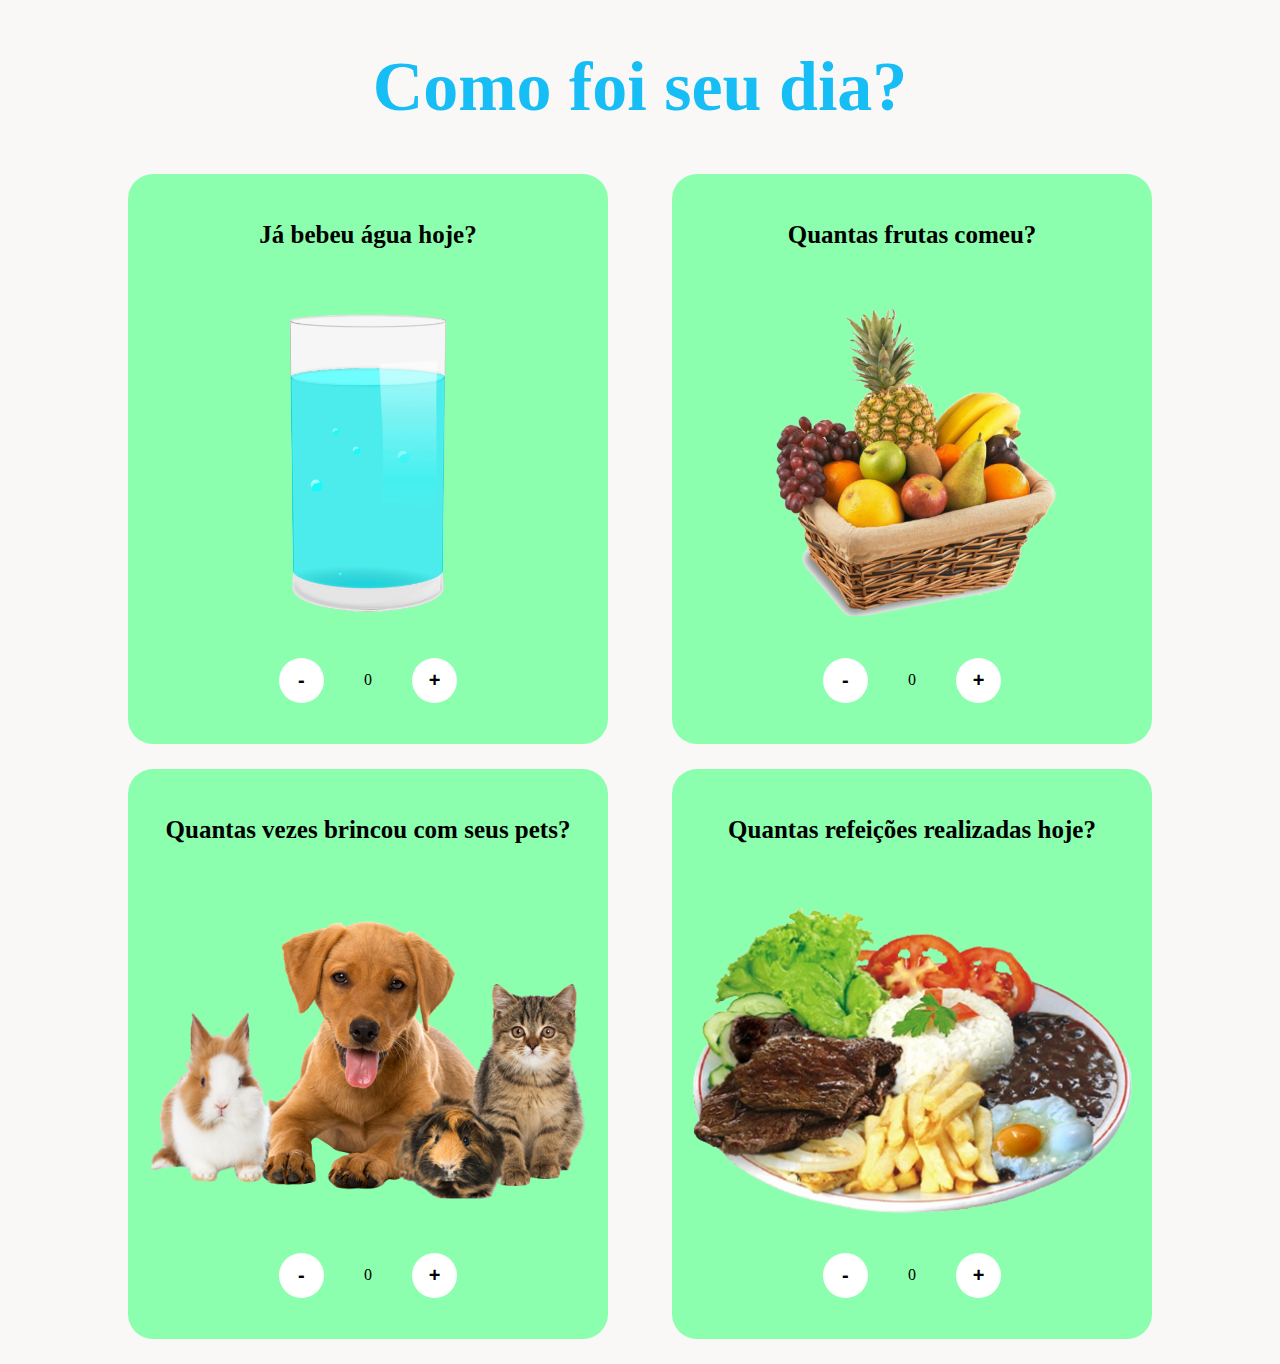
<file: index.html>
<!DOCTYPE html>
<html lang="en">
<head>
    <meta charset="UTF-8">
    <meta http-equiv="X-UA-Compatible" content="IE=edge">
    <meta name="viewport" content="width=device-width, initial-scale=1.0">
    <title>Contador</title>
    <link rel="stylesheet" href="/assets/styles.css"/>
</head>
<body>
    <header>
        <h1>Como foi seu dia?</h1>
    </header>
    <div>
        <section>
            <h2>Já bebeu água hoje?</h2>
            <img src="/img/copo-agua.png" alt="imagem contendo um desenho de um copo de água.">
            <div class="counter">
                <button>-</button>
                <span>0</span>
                <button>+</button>
            </div>
        </section>
        <section>
            <h2>Quantas frutas comeu?</h2>
            <img src="/img/cesta-frutas.png" alt="é uma imagem conntendo uma cesta de frutas.">
            <div class="counter">
                <button>-</button>
                <span>0</span>
                <button>+</button>
            </div>
        </section>
        <section>
            <h2>Quantas vezes brincou com seus pets?</h2>
            <img src="/img/animais.png" alt="imagem com cachorro, gato, passáro e outros animais.">
            <div class="counter">
                <button>-</button>
                <span>0</span>
                <button>+</button>
            </div>
        </section>
        <section>
            <h2>Quantas refeições realizadas hoje?</h2>
            <img src="/img/prato.png" alt="Um prato de refeição.">
            <div class="counter">
                <button>-</button>
                <span>0</span>
                <button>+</button>
            </div>
        </section>
    </div>
</body>
</html>
</file>
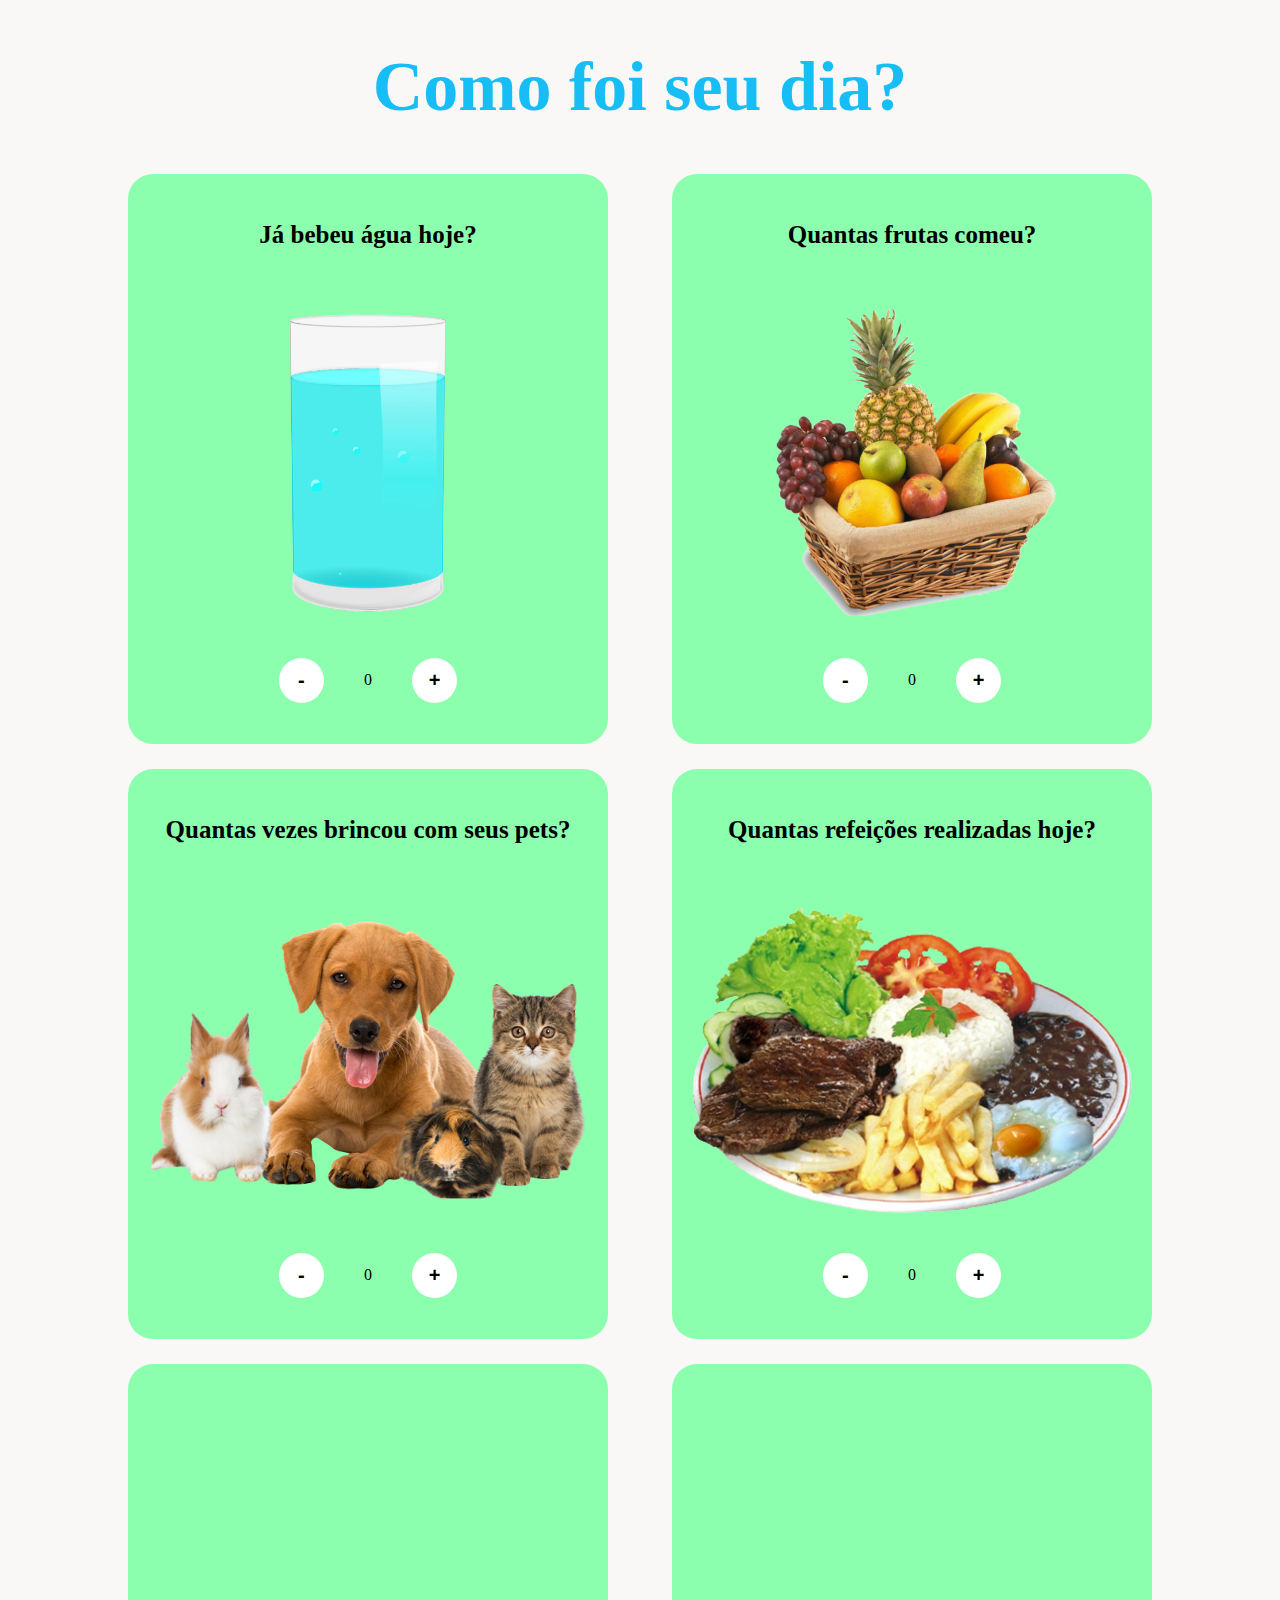
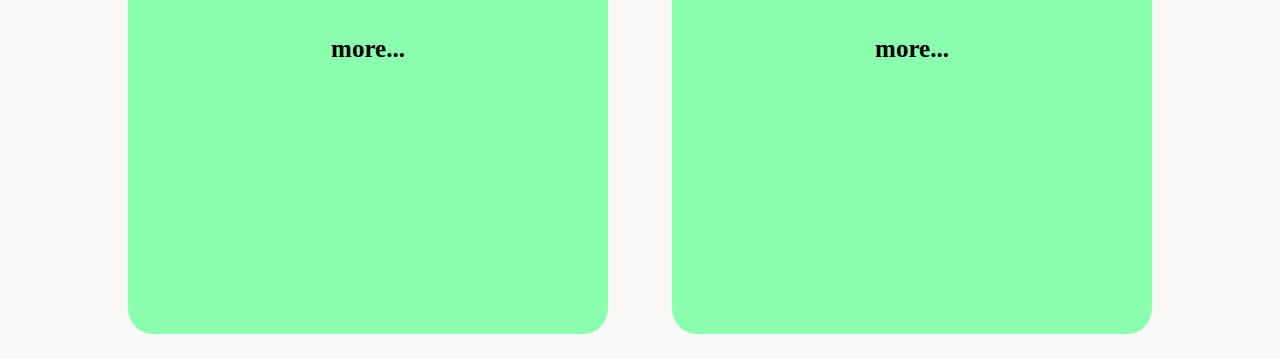
<file: contador_atividades_dia/index.html>
<!DOCTYPE html>

<html lang="en">
    <head>
        <meta charset="UTF-8">
        <meta http-equiv="X-UA-Compatible" content="IE=edge">
        <meta name="viewport" content="width=device-width, initial-scale=1.0">
        <title>Contador</title>
        <link rel="stylesheet" href="/contador_atividades_dia/assets/styles.css"/>
    </head>
    <body>
        <header>
            <h1>Como foi seu dia?</h1>
        </header>
        <div>
            <section>
                <h2>Já bebeu água hoje?</h2>
                <img src="/contador_atividades_dia/img/copo-agua.png" alt="imagem contendo um desenho de um copo de água.">
                <div class="counter">
                    <button>-</button>
                    <span>0</span>
                    <button>+</button>
                </div>
            </section>
            <section>
                <h2>Quantas frutas comeu?</h2>
                <img src="/contador_atividades_dia/img/cesta-frutas.png" alt="é uma imagem contendo uma cesta de frutas.">
                <div class="counter">
                    <button>-</button>
                    <span>0</span>
                    <button>+</button>
                </div>
            </section>
            <section>
                <h2>Quantas vezes brincou com seus pets?</h2>
                <img src="/contador_atividades_dia/img/animais.png" alt="imagem com um cachorro, um gato, um passáro e outros animais.">
                <div class="counter">
                    <button>-</button>
                    <span>0</span>
                    <button>+</button>
                </div>
            </section>
            <section>
                <h2>Quantas refeições realizadas hoje?</h2>
                <img src="/contador_atividades_dia/img/prato.png" alt="Um prato de refeição.">
                <div class="counter">
                    <button>-</button>
                    <span>0</span>
                    <button>+</button>
                </div>
            </section>
            <section>
                <h2>more...</h2>
            </section>
            <section>
                <h2>more...</h2>
            </section>
        </div>
        <script src="/contador_atividades_dia/assets/scripts.js"></script>
    </body>
</html>
</file>
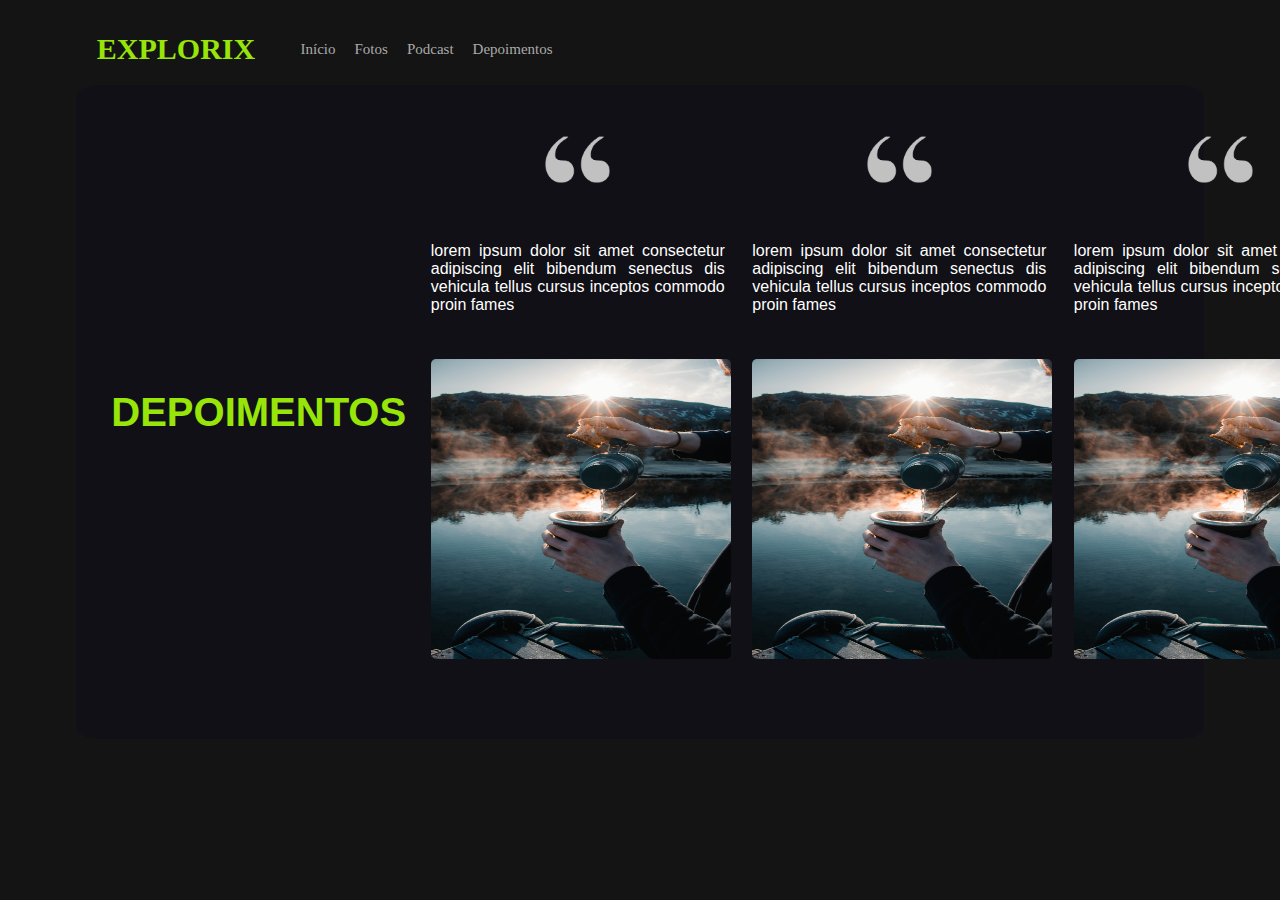
<file: html_web_developer/Projetos/recriando-interface-netflix/assets/html/depoimentos.html>
<!DOCTYPE html>
<html lang="pt-br">
<head>
    <meta charset="UTF-8">
    <meta http-equiv="X-UA-Compatible" content="IE=edge">
    <meta name="viewport" content="width=device-width, initial-scale=1.0">
    <title>Depoimentos</title>
    <link rel="stylesheet" href="/html_web_developer/Projetos/recriando-interface-netflix/assets/styles/depoimentos.css">

    <!--navegador-->
    <link rel="stylesheet" href="/html_web_developer/Projetos/recriando-interface-netflix/assets/styles/navegador.css">
</head>
<body>
    <header>
        <div class="divNav">
            <h2 class="logo">EXPLORIX</h2>
            <nav>    
                <a href="/html_web_developer/Projetos/recriando-interface-netflix/index.html">Início</a>
                <a href="/html_web_developer/Projetos/recriando-interface-netflix/assets/html/fotos.html">Fotos</a>
                <a href="/html_web_developer/Projetos/recriando-interface-netflix/assets/html/podcast.html">Podcast</a>
                <a href="/html_web_developer/Projetos/recriando-interface-netflix/assets/html/depoimentos.html">Depoimentos</a>
            </nav>
        </div>
    </header>
    <section class="container">
        <h1 class="title">DEPOIMENTOS</h1>
        <div class="divDepoimento">
            <img src="/html_web_developer/Projetos/recriando-interface-netflix/assets/img/aspas.png" class="icon">
            <div class="depoiment">
                <p>lorem ipsum dolor sit amet consectetur adipiscing elit bibendum senectus dis vehicula tellus cursus inceptos commodo proin fames</p>
                <img class="shared" src="/html_web_developer/Projetos/recriando-interface-netflix/assets/img/3.jpg">
            </div>
        </div>
        <div class="divDepoimento">
            <img src="/html_web_developer/Projetos/recriando-interface-netflix/assets/img/aspas.png" class="icon">
            <div class="depoiment">
                <p>lorem ipsum dolor sit amet consectetur adipiscing elit bibendum senectus dis vehicula tellus cursus inceptos commodo proin fames</p>
                <img class="shared" src="/html_web_developer/Projetos/recriando-interface-netflix/assets/img/3.jpg">
            </div>
        </div>
        <div class="divDepoimento">
            <img src="/html_web_developer/Projetos/recriando-interface-netflix/assets/img/aspas.png" class="icon">
            <div class="depoiment">
                <p>lorem ipsum dolor sit amet consectetur adipiscing elit bibendum senectus dis vehicula tellus cursus inceptos commodo proin fames</p>
                <img class="shared" src="/html_web_developer/Projetos/recriando-interface-netflix/assets/img/3.jpg">
            </div>
        </div>
    </section>
    
</body>
</html>
</file>
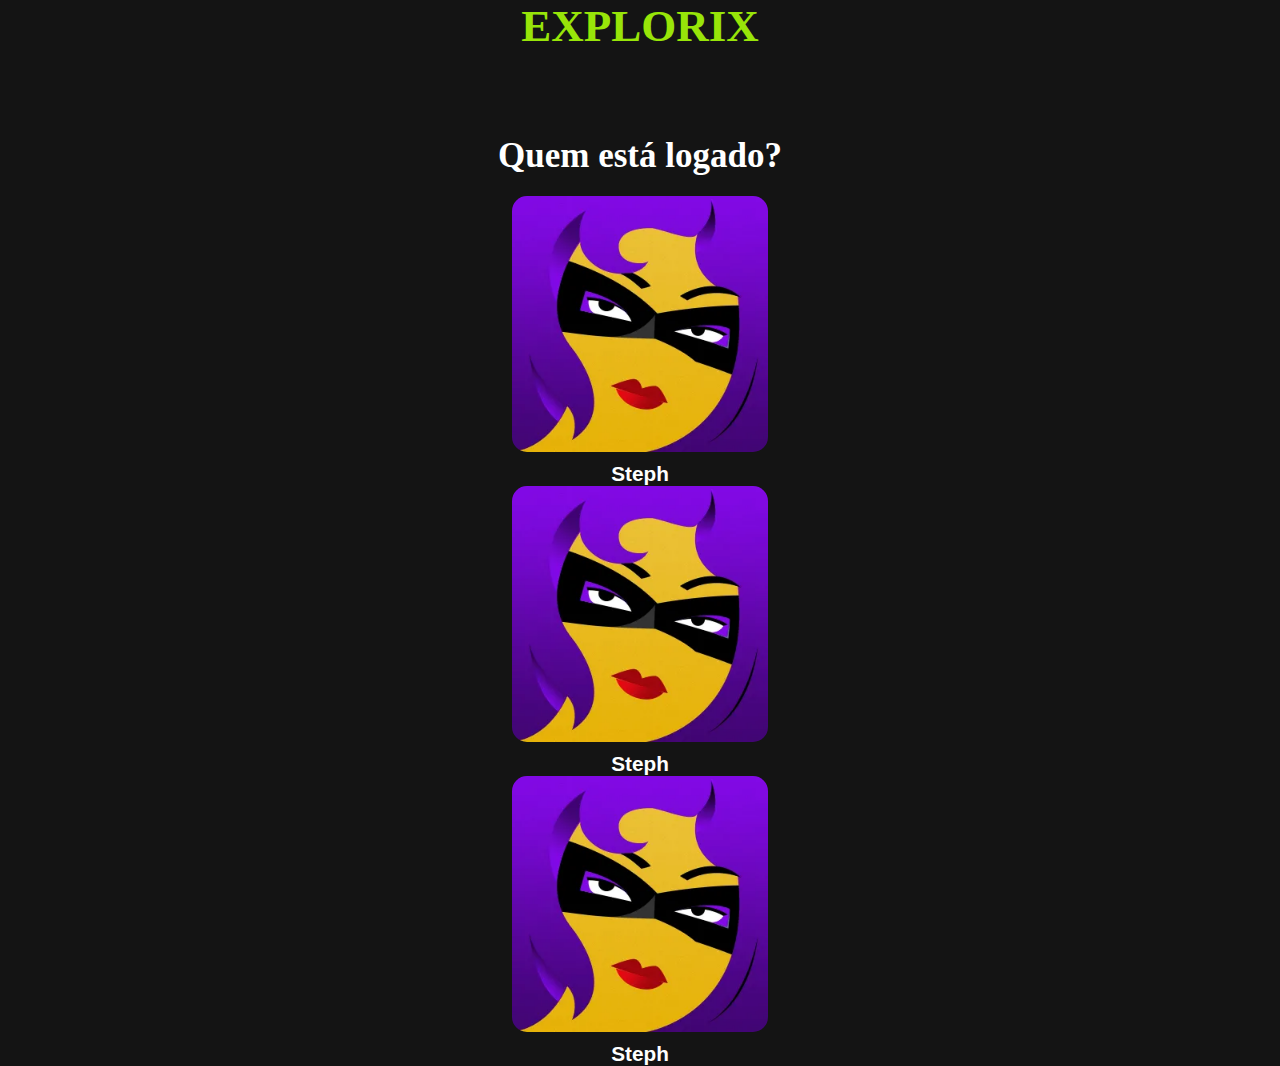
<file: html_web_developer/Projetos/recriando-interface-netflix/assets/html/login.html>
<!DOCTYPE html>
<html lang="pt-br">
<head>
    <meta charset="UTF-8">
    <meta http-equiv="X-UA-Compatible" content="IE=edge">
    <meta name="viewport" content="width=device-width, initial-scale=1.0">
    <title>Perfil</title>

    <!-- link do style-->
    <link rel="stylesheet" href="/html_web_developer/Projetos/recriando-interface-netflix/assets/styles/login.css"> 
</head>
<body>
    <header>
        <h1 class="logo">EXPLORIX</h1>
    </header>
    <main class="container">
        <h2>Quem está logado?</h2>
        <div class="divProfiles">
            <!--serão usados como botões para acessar a página inicial-->
            <div class="profile">
                <a href="/html_web_developer/Projetos/recriando-interface-netflix/index.html"><img src="/html_web_developer/Projetos/recriando-interface-netflix/assets/img/profile.jpeg"></a>
                <h5 class="name">Steph</h5>
            </div>
            <div class="profile">
                <a href="/html_web_developer/Projetos/recriando-interface-netflix/index.html"><img src="/html_web_developer/Projetos/recriando-interface-netflix/assets/img/profile.jpeg"></a>
                <h5 class="name">Steph</h5>
            </div>
            <div class="profile">
                <a href="/html_web_developer/Projetos/recriando-interface-netflix/index.html"><img src="/html_web_developer/Projetos/recriando-interface-netflix/assets/img/profile.jpeg"></a>
                <h5 class="name">Steph</h5>
            </div>
        </div>
    </main>
</body>
</html>
</file>
<file: assets/styles.css>
body {
    width: 80%;
    height: 80%;
    margin: auto;
    background-color:#FAF8F6;
}

header {
    width: 100%;
    height: 100%;
    text-align: center;
    font-size: 35px;
    color: #16BEF5;
}

div {
    display: flex;
    flex-direction: row;
    flex-wrap: wrap;
    justify-content: space-between;
}

section {
    display: flex;
    flex-direction: column;
    align-items:center;
    justify-content: space-around;
    width: 50vh;
    height: 60vh;
    background-color:#8bffae;
    border-radius: 25px;
    padding: 15px;
    margin-bottom: 25px;
    text-align: center;
}

h2 {
    color: black;
    font-family: Times, serif;
    font-size: 25px;
}

.counter {
    display: flex;
    flex-direction: row;
    align-items: flex-start;
    justify-content: space-around;
    height: 60px;
    width: 200px;
}

button {
    border-radius: 100%;
    height: 45px;
    width: 45px;
    background-color: white;
    border: none;
    color:black;
    font-weight: bolder;
    font-size: 20px;
    font-family: Impact, 'Arial Narrow Bold', sans-serif;
}

span {
   width: 45px;
   height: 45px;
   display: flex;
   align-items: center;
   justify-content: center;
}

img {
    height: 60%;
    margin: 10px;
}
</file>
<file: contador_atividades_dia/assets/styles.css>
body {
    width: 80%;
    height: 80%;
    margin: auto;
    background-color:#FAF8F6;
}

header {
    width: 100%;
    height: 100%;
    text-align: center;
    font-size: 35px;
    color: #16BEF5;
}

div {
    display: flex;
    flex-direction: row;
    flex-wrap: wrap;
    justify-content: space-between;
}

section {
    display: flex;
    flex-direction: column;
    align-items:center;
    justify-content: space-around;
    width: 50vh;
    height: 60vh;
    background-color:#8bffae;
    border-radius: 25px;
    padding: 15px;
    margin-bottom: 25px;
    text-align: center;
}

h2 {
    color: black;
    font-family: Times, serif;
    font-size: 25px;
}

.counter {
    display: flex;
    flex-direction: row;
    align-items: flex-start;
    justify-content: space-around;
    height: 60px;
    width: 200px;
}

button {
    border-radius: 100%;
    height: 45px;
    width: 45px;
    background-color: white;
    border: none;
    color:black;
    font-weight: bolder;
    font-size: 20px;
    font-family: Impact, 'Arial Narrow Bold', sans-serif;
}

span {
   width: 45px;
   height: 45px;
   display: flex;
   align-items: center;
   justify-content: center;
}

img {
    height: 60%;
    margin: 10px;
}

button:hover {
    transition: 0.5s ease-out;
    background-color: #16BEF5;
    color: white;
    height: 50px;
    width: 50px;
    cursor:pointer;
}
</file>
<file: html_web_developer/Projetos/recriando-interface-netflix/assets/styles/depoimentos.css>
/*criar variaveis*/
:root {
    --red: #98e509;
    --black: #141414;
}

* {
    margin: 1%;
    padding: 0;
}

body {
    background-color: var(--black);
    color: white;
    margin: auto;
}


.title {
    color: var(--red);
    font-family: Arial, Helvetica, sans-serif;
    font-size: 40px;
}

.container {
    display: flex;
    justify-content: space-evenly;
    align-items: center;
    width: 90%;
    height: 10%;
    margin: auto;
    background-color: #0302252c;
    box-sizing: border-box;
    padding: 25px;
    border-radius: 2%;
}

.divDepoimento {
    display: flex;
    flex-direction: column;
    justify-content: space-around;
    align-items: center;
    width: auto;
}

.icon {
    width:25%;
}

.depoiment {
    display: flex;
    flex-direction: column;
    justify-content: space-evenly;
    align-items: flex-start;
    width: 300px;
    height: 500px;
    text-align: justify;
    font-family: Verdana, sans-serif, Arial;
}

.shared {
    width: 100%;
    height: 60%;
    border-radius: 5px;
}
</file>
<file: html_web_developer/Projetos/recriando-interface-netflix/assets/styles/navegador.css>
/* esse style serve para evitar repetição de linhas de código
referentes a estilização do navegador, o qual é padrão para 
todas as página, exceto a inicial e a do login. */

/* definição geral */
header {
    width: 90%;
    margin: auto;
}

header .divNav {
    display: flex;
    flex-direction: row;
    align-items: center;
    justify-content: flex-start;
    height: 50px;
    width: 100%;
}

header .logo{
    color: var(--red);
    font-family: 'Arial Black', Times;
    display: flex;
    flex-direction:column;
    align-items: center;
    justify-content: center; 
    font-size: 30px;
    margin-left: 10px;
}

nav {
    display: flex;
    flex-direction: row;
    align-items: center;
    justify-content: flex-start;
    margin-left: 25px;
    width: 80%;
}

header nav a {
    text-decoration-line: none;
    color: #aaa ;
    margin-right: 10px;
    font-size: 15px;

}

/* definição do efeito ao passar o mouse sobre os 
links do menu de navegação */
header nav a:hover{
    color:rgb(206, 250, 186);
}
</file>
<file: html_web_developer/Projetos/recriando-interface-netflix/assets/styles/login.css>
/*criar variaveis*/
:root {
    --red: #98e509;
    --black: #141414;
}

/* definições globais */
* {
    color: white;
    margin: 0;
    padding: 0;
}

body {
    background-color: var(--black);
    font-family: cursive;
}

/* definições do cabeçalho */
header {
    display: flex;
    justify-content: center;
}

.logo {
    font-size: 45px;
    color: var(--red);
}

/* definições do conteúdo */
.container {
    display: flex;
    flex-direction: column;
    justify-content: space-around;
    align-items: center;
    margin-top: 5%;
}

h2 {
    font-size: 35px;
    padding: 20px;
}

/* definições dos perfis*/
section .divProfiles {
    display: flex;
    justify-content: space-between;
    width: 70%;
    padding-top: 2%;
}

.profile {
    display: flex;
    flex-direction: column;
    align-items: center;
    font-size: 25px;
    font-family: Arial, Helvetica, sans-serif;
}

.profile a {
    display: flex;
    justify-content: center;
}

img {
    border-radius: 15px;
    width: 80%;
    margin-bottom: 10px;
    cursor: pointer;
}

/* add efeito as imagens que servem de botões*/
img:hover {
    transition: .2s all ease-in-out;
    width: 85%;
}
</file>
